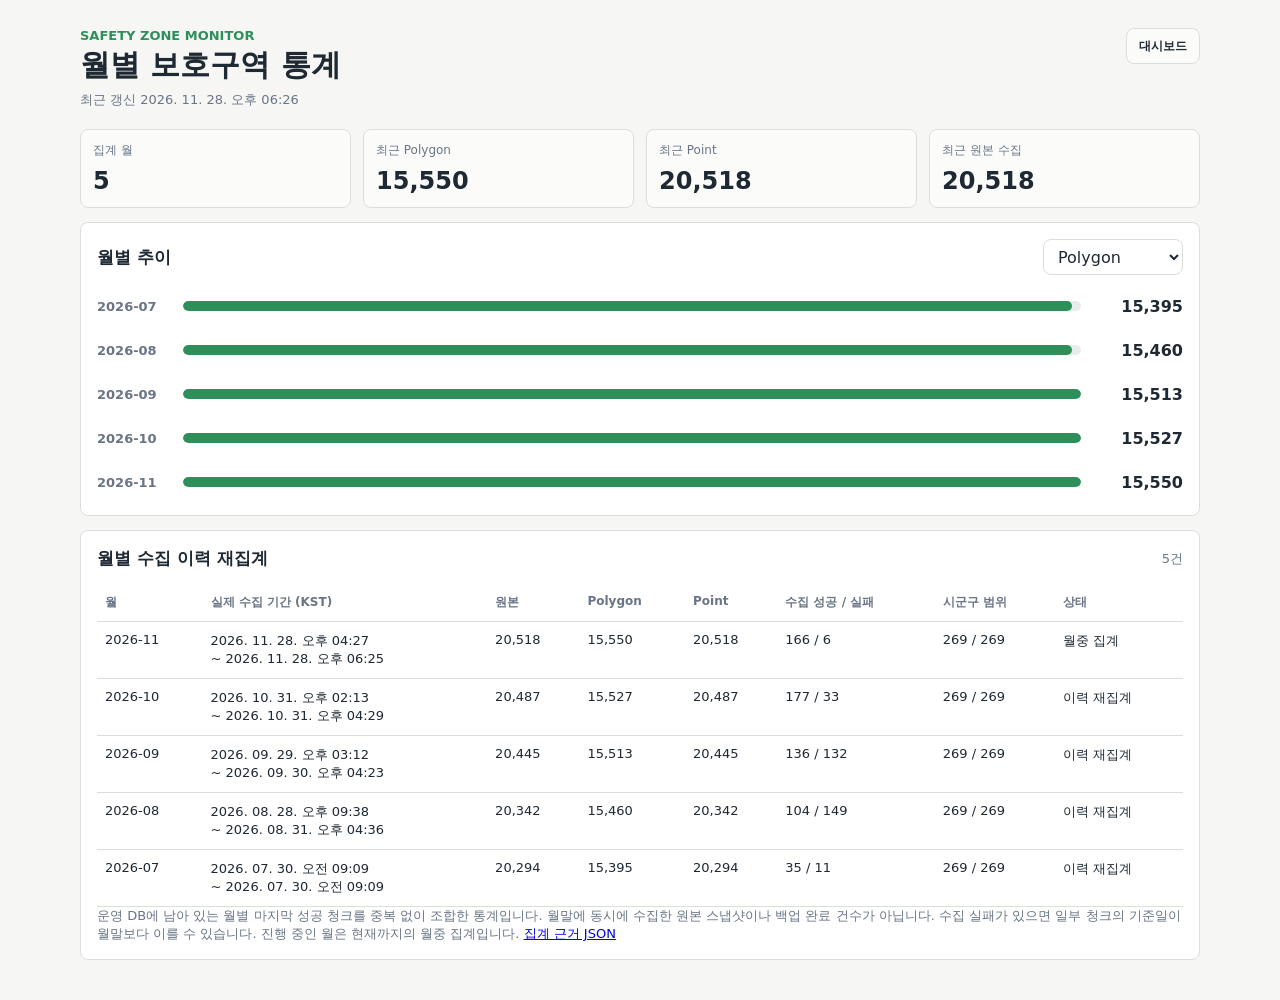
<file: dashboard/monthly.html>
<!doctype html>
<html lang="ko">
  <head>
    <meta charset="utf-8" />
    <meta name="viewport" content="width=device-width, initial-scale=1" />
    <title>Safety Zone Monthly Stats</title>
    <link rel="stylesheet" href="styles.css?v=20261017-monthly" />
  </head>
  <body class="monthly-page">
    <main class="monthly-shell">
      <header class="monthly-header">
        <div>
          <p class="eyebrow">Safety Zone Monitor</p>
          <h1>월별 보호구역 통계</h1>
          <p id="monthly-updated" class="muted">월별 통계를 불러오는 중</p>
        </div>
        <a class="dashboard-link" href="./">대시보드</a>
      </header>

      <section class="monthly-metrics" aria-label="월별 통계 요약">
        <article class="metric">
          <span class="metric-label">집계 월</span>
          <strong id="archive-month-count">0</strong>
        </article>
        <article class="metric">
          <span class="metric-label">최근 Polygon</span>
          <strong id="latest-polygon-count">0</strong>
        </article>
        <article class="metric">
          <span class="metric-label">최근 Point</span>
          <strong id="latest-point-count">0</strong>
        </article>
        <article class="metric">
          <span class="metric-label">최근 원본 수집</span>
          <strong id="latest-fetched-count">0</strong>
        </article>
      </section>

      <section class="monthly-card" aria-label="월별 추이">
        <div class="monthly-card-header">
          <h2>월별 추이</h2>
          <select id="monthly-metric">
            <option value="polygon_count">Polygon</option>
            <option value="facility_point_count">Point</option>
            <option value="fetched_count">원본 수집</option>
          </select>
        </div>
        <div id="monthly-chart" class="monthly-chart"></div>
      </section>

      <section class="monthly-card" aria-label="월별 상세">
        <div class="monthly-card-header">
          <h2>월별 수집 이력 재집계</h2>
          <span id="monthly-row-count" class="muted">0건</span>
        </div>
        <div class="monthly-table-wrap">
          <table class="monthly-table">
            <thead>
              <tr>
                <th>월</th>
                <th>실제 수집 기간 (KST)</th>
                <th>원본</th>
                <th>Polygon</th>
                <th>Point</th>
                <th>수집 성공 / 실패</th>
                <th>시군구 범위</th>
                <th>상태</th>
              </tr>
            </thead>
            <tbody id="monthly-table-body"></tbody>
          </table>
        </div>
        <p class="muted">
          운영 DB에 남아 있는 월별 마지막 성공 청크를 중복 없이 조합한 통계입니다.
          월말에 동시에 수집한 원본 스냅샷이나 백업 완료 건수가 아닙니다.
          수집 실패가 있으면 일부 청크의 기준일이 월말보다 이를 수 있습니다.
          진행 중인 월은 현재까지의 월중 집계입니다.
          <a href="data/monthly_statistics.json">집계 근거 JSON</a>
        </p>
        <p id="monthly-empty" class="monthly-empty" hidden>
          아직 공개된 월별 수집 통계가 없습니다.
        </p>
      </section>
    </main>
    <script src="monthly.js?v=20261017-rebuilt"></script>
  </body>
</html>
</file>
<file: dashboard/styles.css>
:root {
  --bg: #f6f7f4;
  --panel: #ffffff;
  --text: #1f2933;
  --muted: #697586;
  --line: #d9e0dc;
  --green: #2f8f5b;
  --blue: #2d6cdf;
  --amber: #c77900;
  --red: #cf3f35;
  --gray: #707985;
  --zone-child: #2563eb;
  --zone-senior: #be185d;
  --zone-disabled: #0891b2;
}

/* Local Leaflet essentials. This keeps the map correct even if CDN CSS is blocked. */
.leaflet-container {
  overflow: hidden;
  background: #ddd;
  outline-offset: 1px;
  touch-action: none;
}

.leaflet-pane,
.leaflet-tile,
.leaflet-marker-icon,
.leaflet-marker-shadow,
.leaflet-tile-container,
.leaflet-pane > svg,
.leaflet-pane > canvas,
.leaflet-zoom-box,
.leaflet-image-layer,
.leaflet-layer {
  position: absolute;
  left: 0;
  top: 0;
}

.leaflet-container img,
.leaflet-container svg {
  max-width: none;
  max-height: none;
}

.leaflet-tile {
  visibility: hidden;
  user-select: none;
}

.leaflet-tile-loaded {
  visibility: inherit;
}

.leaflet-map-pane {
  z-index: auto;
}

.leaflet-tile-pane {
  z-index: 200;
}

.leaflet-overlay-pane {
  z-index: 400;
}

.leaflet-shadow-pane {
  z-index: 500;
}

.leaflet-marker-pane {
  z-index: 600;
}

.leaflet-tooltip-pane {
  z-index: 650;
}

.leaflet-popup-pane {
  z-index: 700;
}

.leaflet-control {
  position: relative;
  z-index: 800;
  pointer-events: auto;
}

.leaflet-top,
.leaflet-bottom {
  position: absolute;
  z-index: 1000;
  pointer-events: none;
}

.leaflet-top {
  top: 0;
}

.leaflet-right {
  right: 0;
}

.leaflet-bottom {
  bottom: 0;
}

.leaflet-left {
  left: 0;
}

.leaflet-control-zoom {
  margin: 10px;
  border: 1px solid rgba(0, 0, 0, 0.18);
  border-radius: 4px;
  background: #fff;
  box-shadow: 0 1px 6px rgba(0, 0, 0, 0.18);
}

.leaflet-control-zoom a {
  display: block;
  width: 28px;
  height: 28px;
  color: #222;
  font: bold 18px/28px Arial, Helvetica, sans-serif;
  text-align: center;
  text-decoration: none;
}

.leaflet-control-zoom a + a {
  border-top: 1px solid #d6d6d6;
}

.leaflet-interactive {
  cursor: pointer;
}

.leaflet-grab {
  cursor: grab;
}

.leaflet-dragging .leaflet-grab {
  cursor: move;
}

.leaflet-popup {
  position: absolute;
  margin-bottom: 20px;
  text-align: center;
}

.leaflet-popup-content-wrapper {
  padding: 1px;
  border-radius: 8px;
  background: #fff;
  box-shadow: 0 3px 14px rgba(0, 0, 0, 0.25);
}

.leaflet-popup-content {
  min-width: 180px;
  margin: 12px 14px;
  line-height: 1.45;
  text-align: left;
}

.leaflet-popup-tip-container {
  position: absolute;
  left: 50%;
  width: 40px;
  height: 20px;
  margin-left: -20px;
  overflow: hidden;
  pointer-events: none;
}

.leaflet-popup-tip {
  width: 17px;
  height: 17px;
  margin: -10px auto 0;
  transform: rotate(45deg);
  background: #fff;
  box-shadow: 0 3px 14px rgba(0, 0, 0, 0.25);
}

.leaflet-popup-close-button {
  position: absolute;
  top: 0;
  right: 0;
  width: 24px;
  height: 24px;
  color: #666;
  text-align: center;
  text-decoration: none;
  font: 16px/24px Arial, Helvetica, sans-serif;
}

* {
  box-sizing: border-box;
}

body {
  margin: 0;
  background: var(--bg);
  color: var(--text);
  font-family:
    "Segoe UI",
    "Noto Sans KR",
    system-ui,
    sans-serif;
}

.app-shell {
  display: grid;
  grid-template-columns: minmax(360px, 440px) minmax(0, 1fr);
  grid-template-rows: minmax(0, 1fr);
  height: 100vh;
  height: 100dvh;
  overflow: hidden;
}

.side-panel {
  display: flex;
  flex-direction: column;
  gap: 16px;
  min-width: 0;
  min-height: 0;
  padding: 20px;
  overflow: hidden;
  border-right: 1px solid var(--line);
  background: var(--panel);
}

.panel-header h1 {
  margin: 4px 0 6px;
  font-size: 26px;
  line-height: 1.25;
}

.header-title-row {
  display: flex;
  align-items: flex-start;
  justify-content: space-between;
  gap: 12px;
}

.language-toggle {
  display: inline-flex;
  flex: 0 0 auto;
  gap: 2px;
  padding: 3px;
  border: 1px solid var(--line);
  border-radius: 8px;
  background: #fbfcfa;
}

.language-toggle button {
  min-width: 34px;
  min-height: 28px;
  border: 0;
  border-radius: 6px;
  color: var(--muted);
  background: transparent;
  font: inherit;
  font-size: 12px;
  font-weight: 700;
  cursor: pointer;
}

.language-toggle button.active {
  color: #fff;
  background: var(--text);
}

.monthly-nav-link,
.dashboard-link {
  display: inline-flex;
  align-items: center;
  justify-content: center;
  min-height: 36px;
  padding: 0 12px;
  border: 1px solid var(--line);
  border-radius: 8px;
  color: var(--text);
  background: #fbfcfa;
  font-size: 12px;
  font-weight: 700;
  text-decoration: none;
  white-space: nowrap;
}

.eyebrow,
.muted {
  margin: 0;
  color: var(--muted);
  font-size: 13px;
}

.monthly-page {
  min-height: 100vh;
  min-height: 100dvh;
  overflow: auto;
}

.monthly-shell {
  width: min(1120px, calc(100% - 32px));
  margin: 0 auto;
  padding: 28px 0 40px;
}

.monthly-header {
  display: flex;
  align-items: flex-start;
  justify-content: space-between;
  gap: 16px;
  margin-bottom: 20px;
}

.monthly-header h1 {
  margin: 4px 0 8px;
  font-size: 30px;
  line-height: 1.2;
}

.monthly-metrics {
  display: grid;
  grid-template-columns: repeat(4, minmax(0, 1fr));
  gap: 12px;
  margin-bottom: 14px;
}

.monthly-card {
  margin-top: 14px;
  padding: 16px;
  border: 1px solid var(--line);
  border-radius: 8px;
  background: var(--panel);
}

.monthly-card-header {
  display: flex;
  align-items: center;
  justify-content: space-between;
  gap: 12px;
  margin-bottom: 14px;
}

.monthly-card-header h2 {
  flex-shrink: 0;
}

.monthly-card-header select {
  width: auto;
  min-width: 140px;
  max-width: 60%;
}

.monthly-card h2 {
  margin: 0;
  font-size: 17px;
}

.monthly-card select {
  min-height: 36px;
  padding: 0 10px;
  border: 1px solid var(--line);
  border-radius: 8px;
  color: var(--text);
  background: #fff;
  font: inherit;
}

.monthly-chart {
  display: grid;
  gap: 10px;
}

.monthly-chart-row {
  display: grid;
  grid-template-columns: 76px minmax(120px, 1fr) 92px;
  align-items: center;
  gap: 10px;
  min-height: 34px;
}

.monthly-chart-month {
  color: var(--muted);
  font-size: 13px;
  font-weight: 700;
}

.monthly-chart-track {
  position: relative;
  height: 10px;
  overflow: hidden;
  border-radius: 999px;
  background: #e7ede9;
}

.monthly-chart-bar {
  position: absolute;
  inset: 0 auto 0 0;
  border-radius: inherit;
  background: var(--green);
}

.monthly-chart-row strong {
  text-align: right;
}

.monthly-table-wrap {
  overflow-x: auto;
}

.monthly-table {
  width: 100%;
  border-collapse: collapse;
  font-size: 13px;
}

.monthly-table th,
.monthly-table td {
  padding: 10px 8px;
  border-bottom: 1px solid var(--line);
  text-align: left;
  vertical-align: top;
}

.monthly-table th {
  color: var(--muted);
  font-size: 12px;
  font-weight: 700;
}

.monthly-table code {
  word-break: break-all;
}

.monthly-empty {
  margin: 10px 0 0;
  color: var(--muted);
}

.eyebrow {
  color: var(--green);
  font-weight: 700;
  text-transform: uppercase;
}

.metrics {
  display: grid;
  grid-template-columns: repeat(3, minmax(0, 1fr));
  gap: 8px;
}

.metric {
  min-height: 78px;
  padding: 12px;
  border: 1px solid var(--line);
  border-radius: 8px;
  background: #fbfcfa;
}

.metric-label {
  display: block;
  color: var(--muted);
  font-size: 12px;
}

.metric strong {
  display: block;
  margin-top: 8px;
  font-size: 24px;
}

.layer-drawer {
  border: 1px solid var(--line);
  border-radius: 8px;
  background: #fbfcfa;
}

.layer-drawer summary {
  display: flex;
  align-items: center;
  justify-content: space-between;
  gap: 10px;
  min-height: 38px;
  padding: 8px 11px;
  color: var(--text);
  font-size: 13px;
  font-weight: 700;
  cursor: pointer;
}

.layer-drawer summary small {
  color: var(--muted);
  font-size: 11px;
  font-weight: 600;
}

.toolbar {
  display: grid;
  gap: 10px;
  padding: 0 10px 10px;
}

.layer-group {
  display: grid;
  gap: 6px;
}

.layer-group strong {
  color: var(--muted);
  font-size: 12px;
}

.layer-options {
  display: flex;
  flex-wrap: wrap;
  gap: 6px;
}

.toolbar label {
  display: flex;
  align-items: center;
  gap: 8px;
  min-height: 30px;
  padding: 5px 8px;
  border: 1px solid var(--line);
  border-radius: 999px;
  font-size: 12px;
  background: #fff;
}

input,
select {
  width: 100%;
  min-height: 38px;
  padding: 8px 10px;
  border: 1px solid var(--line);
  border-radius: 8px;
  color: var(--text);
  background: #fff;
  font: inherit;
}

input[type="checkbox"] {
  width: 18px;
  height: 18px;
  min-height: 0;
  accent-color: var(--blue);
}

.activity-shell {
  display: grid;
  grid-template-rows: auto auto minmax(0, 1fr);
  min-height: 0;
  flex: 1 1 auto;
  gap: 10px;
}

.activity-tabs {
  display: grid;
  grid-template-columns: repeat(2, minmax(0, 1fr));
  gap: 8px;
}

.activity-tab {
  display: flex;
  align-items: center;
  justify-content: space-between;
  gap: 8px;
  min-height: 42px;
  padding: 9px 11px;
  border: 1px solid var(--line);
  border-radius: 8px;
  color: var(--muted);
  background: #fbfcfa;
  font: inherit;
  font-weight: 700;
  cursor: pointer;
}

.activity-tab span {
  flex: 0 0 auto;
  color: var(--muted);
  font-size: 12px;
  font-weight: 500;
}

.activity-tab .tab-label {
  min-width: 0;
  flex: 1 1 auto;
  color: inherit;
  font-size: 14px;
  font-weight: 700;
  text-align: left;
}

.activity-tab.active {
  border-color: #9fb8aa;
  color: var(--text);
  background: #ffffff;
  box-shadow: inset 0 -3px 0 var(--green);
}

.activity-panel {
  display: grid;
  grid-template-rows: auto minmax(0, 1fr);
  min-height: 0;
  gap: 10px;
}

.activity-panel[hidden] {
  display: none;
}

.filters {
  display: grid;
  gap: 8px;
}

.download-actions {
  display: grid;
  grid-template-columns: 1fr 1fr;
  gap: 6px;
}

.download-actions button {
  min-height: 34px;
  border: 1px solid #c8d7cd;
  border-radius: 8px;
  color: var(--text);
  background: #f7fbf8;
  font: inherit;
  font-size: 12px;
  font-weight: 700;
  cursor: pointer;
}

.download-actions button:hover,
.download-actions button:focus-visible {
  border-color: var(--green);
  background: #eef7f1;
}

.region-summary {
  display: flex;
  flex-wrap: wrap;
  gap: 6px;
  max-height: 54px;
  overflow: auto;
  color: var(--muted);
  font-size: 12px;
  line-height: 1.35;
}

.selection-history {
  display: grid;
  gap: 8px;
  max-height: 150px;
  padding: 10px;
  overflow: auto;
  border: 1px solid #c8d7cd;
  border-radius: 8px;
  background: #f7fbf8;
}

.selection-history[hidden] {
  display: none;
}

.selection-history strong {
  display: block;
  font-size: 13px;
}

.selection-history p {
  margin: 3px 0 0;
  color: var(--muted);
  font-size: 12px;
}

.selection-history ol {
  display: grid;
  gap: 4px;
  margin: 0;
  padding-left: 18px;
  color: var(--muted);
  font-size: 12px;
  line-height: 1.35;
}

.region-chip {
  display: inline-flex;
  align-items: center;
  min-height: 24px;
  padding: 3px 7px;
  border: 1px solid var(--line);
  border-radius: 999px;
  background: #fbfcfa;
}

.region-chip-button {
  color: var(--muted);
  font: inherit;
  cursor: pointer;
}

.region-chip-button:hover,
.region-chip-button:focus-visible,
.region-chip-button.selected {
  border-color: var(--green);
  color: var(--text);
  background: #f2fbf5;
}

.exclusion-note {
  align-items: flex-start;
  border-color: #f2c572;
  border-radius: 6px;
  background: #fff8eb;
  color: #6b4f12;
  white-space: normal;
}

.review-guide {
  margin: 0;
  padding: 9px 10px;
  border-left: 3px solid #d97706;
  border-radius: 6px;
  color: #475569;
  background: #fff8eb;
  font-size: 12px;
  line-height: 1.45;
}

.list-section {
  min-height: 0;
}

.section-title {
  display: flex;
  align-items: center;
  justify-content: space-between;
  gap: 12px;
  margin-bottom: 8px;
}

.section-title h2 {
  margin: 0;
  font-size: 16px;
}

.section-title span {
  color: var(--muted);
  font-size: 13px;
}

.event-list,
.current-list,
.ngii-list,
.run-list {
  display: grid;
  align-content: start;
  gap: 8px;
  margin: 0;
  padding: 0;
  list-style: none;
  overflow: auto;
  min-height: 0;
}

.event-item,
.current-item,
.ngii-item,
.run-item {
  padding: 12px;
  border: 1px solid var(--line);
  border-radius: 8px;
  background: #fff;
  cursor: pointer;
}

.event-item:hover,
.current-item:hover,
.run-item:hover {
  border-color: #9fb8aa;
}

.event-item.selected,
.current-item.selected {
  border-color: var(--green);
  box-shadow: inset 3px 0 0 var(--green);
}

.event-topline,
.run-topline {
  display: flex;
  align-items: center;
  justify-content: space-between;
  gap: 8px;
}

.event-title,
.run-title {
  min-width: 0;
  overflow: hidden;
  font-weight: 700;
  text-overflow: ellipsis;
  white-space: nowrap;
}

.name-original {
  color: var(--muted);
  font-size: 12px;
}

.badge {
  flex: 0 0 auto;
  padding: 3px 7px;
  border-radius: 999px;
  color: #fff;
  font-size: 11px;
  font-weight: 700;
}

.badge.NEW {
  background: var(--green);
}

.badge.DELETED {
  background: var(--red);
}

.badge.MISSING {
  background: var(--gray);
}

.badge.current-badge {
  background: var(--text);
}

.badge.ATTRIBUTE_CHANGED,
.badge.GEOMETRY_CHANGED,
.badge.GEOMETRY_ATTRIBUTE_CHANGED,
.badge.POINT_CHANGED,
.badge.POINT_ATTRIBUTE_CHANGED {
  background: var(--amber);
}

.event-meta,
.run-meta {
  margin-top: 6px;
  color: var(--muted);
  font-size: 12px;
  line-height: 1.45;
}

.run-error {
  display: inline-block;
  margin: 4px 0 2px;
  color: var(--red);
  font-weight: 700;
}

.timeline-summary {
  color: var(--text);
  font-weight: 700;
}

.zone-type {
  display: inline-flex;
  align-items: center;
  gap: 5px;
  color: var(--text);
  font-weight: 700;
}

.zone-type::before {
  content: "";
  width: 8px;
  height: 8px;
  border-radius: 50%;
  background: var(--zone-type-color, var(--gray));
}

.changed-fields {
  display: inline-block;
  margin-top: 3px;
  color: var(--text);
  font-weight: 700;
}

.changed-field-details {
  margin: 8px 0;
  padding: 8px;
  border: 1px solid var(--line);
  border-radius: 6px;
  background: #f8faf9;
  font-size: 12px;
}

.changed-field-details > strong {
  display: block;
  margin-bottom: 5px;
}

.changed-field-details ol {
  display: grid;
  gap: 6px;
  margin: 0;
  padding-left: 18px;
}

.changed-field-details li {
  color: var(--text);
}

.changed-field-details li strong,
.changed-field-details li span {
  display: block;
}

.changed-field-details li span {
  color: var(--muted);
  overflow-wrap: anywhere;
}

.changed-field-more {
  color: var(--muted);
  font-weight: 700;
}

.popup-timeline {
  margin: 8px 0;
  padding: 8px 0 0;
  border-top: 1px solid var(--line);
  font-size: 12px;
}

.popup-timeline strong {
  display: block;
  margin-bottom: 4px;
}

.popup-timeline ol {
  display: grid;
  gap: 2px;
  margin: 0;
  padding-left: 18px;
  color: var(--muted);
}

.map-panel {
  position: relative;
  min-width: 0;
  min-height: 0;
  overflow: hidden;
}

#map {
  width: 100%;
  height: 100%;
  min-height: 0;
}

#kakao-map {
  width: 100%;
  height: 100%;
  min-height: 0;
}

#map[hidden],
#kakao-map[hidden] {
  display: none;
}

.map-mode-control {
  position: absolute;
  top: 16px;
  right: 16px;
  z-index: 620;
  display: inline-flex;
  gap: 4px;
  padding: 4px;
  border: 1px solid var(--line);
  border-radius: 8px;
  background: rgba(255, 255, 255, 0.95);
  box-shadow: 0 8px 30px rgba(31, 41, 51, 0.14);
}

.panel-toggle {
  display: none;
}

.map-mode-button,
.popup-roadview-button,
#roadview-close {
  border: 1px solid transparent;
  border-radius: 6px;
  color: var(--text);
  background: #fff;
  font: inherit;
  cursor: pointer;
}

.map-mode-button {
  min-height: 30px;
  padding: 5px 9px;
  font-size: 12px;
  font-weight: 700;
}

.map-mode-button.active {
  color: #fff;
  background: var(--text);
}

.popup-roadview-button {
  margin-top: 8px;
  padding: 6px 9px;
  border-color: var(--line);
  font-size: 12px;
  font-weight: 700;
}

.kakao-point-marker {
  display: block;
  width: 12px;
  height: 12px;
  padding: 0;
  border: 2px solid #fff;
  border-radius: 999px;
  background: var(--marker-color, var(--blue));
  box-shadow: 0 1px 5px rgba(31, 41, 51, 0.3);
  cursor: pointer;
}

.kakao-point-marker.has-change {
  width: 16px;
  height: 16px;
}

.kakao-point-marker:focus-visible {
  outline: 2px solid var(--text);
  outline-offset: 2px;
}

.kakao-info {
  min-width: 220px;
  max-width: 300px;
  padding: 10px 12px;
  color: var(--text);
  font-size: 13px;
  line-height: 1.45;
}

.roadview-panel {
  position: absolute;
  right: 16px;
  bottom: 16px;
  z-index: 640;
  width: min(420px, calc(100% - 32px));
  overflow: hidden;
  border: 1px solid var(--line);
  border-radius: 8px;
  background: #fff;
  box-shadow: 0 12px 36px rgba(31, 41, 51, 0.2);
}

.roadview-panel.resizing {
  user-select: none;
}

.roadview-header {
  display: flex;
  align-items: center;
  justify-content: space-between;
  gap: 12px;
  padding: 10px 12px;
  border-bottom: 1px solid var(--line);
  cursor: grab;
  user-select: none;
}

.roadview-panel.dragging .roadview-header {
  cursor: grabbing;
}

#roadview-close {
  width: 28px;
  height: 28px;
  font-size: 18px;
  line-height: 1;
}

.roadview-status {
  margin: 0;
  padding: 8px 12px;
  color: var(--muted);
  font-size: 12px;
}

#roadview {
  width: 100%;
  height: 280px;
  background: #eef2f1;
}

.roadview-resize {
  position: absolute;
  right: 0;
  bottom: 0;
  width: 24px;
  height: 24px;
  padding: 0;
  border: 0;
  background:
    linear-gradient(135deg, transparent 45%, rgba(31, 41, 51, 0.35) 46%, rgba(31, 41, 51, 0.35) 52%, transparent 53%),
    linear-gradient(135deg, transparent 62%, rgba(31, 41, 51, 0.35) 63%, rgba(31, 41, 51, 0.35) 69%, transparent 70%);
  cursor: nwse-resize;
}

.roadview-resize:focus-visible {
  outline: 2px solid var(--text);
  outline-offset: -4px;
}

.legend {
  position: absolute;
  right: 16px;
  top: 64px;
  z-index: 500;
  display: grid;
  grid-template-columns: repeat(2, max-content);
  gap: 8px 12px;
  padding: 12px;
  border: 1px solid var(--line);
  border-radius: 8px;
  background: rgba(255, 255, 255, 0.94);
  box-shadow: 0 8px 30px rgba(31, 41, 51, 0.14);
  font-size: 12px;
  max-width: calc(100% - 32px);
}

.legend span {
  display: inline-flex;
  align-items: center;
  gap: 6px;
}

.swatch {
  width: 12px;
  height: 12px;
  border-radius: 50%;
}

.zone-child {
  background: var(--zone-child);
}

.zone-senior {
  background: var(--zone-senior);
}

.zone-disabled {
  background: var(--zone-disabled);
}

.zone-other {
  background: var(--gray);
}

.change-new {
  background: var(--green);
}

.change-updated {
  background: var(--amber);
}

.change-deleted {
  background: var(--red);
}

.change-missing {
  background: var(--gray);
}

.ngii-badge {
  color: #fff;
  background: var(--ngii-bucket-color, #64748b);
}

.ngii-link-line {
  color: #2563eb;
  font-weight: 700;
}

.ngii-auto {
  background: #16a34a;
}

.ngii-match {
  background: #2563eb;
}

.ngii-review {
  background: #d97706;
}

.ngii-none {
  background: #475569;
}

@media (max-width: 900px) {
  .app-shell {
    display: block;
    height: 100vh;
    height: 100dvh;
    overflow: hidden;
  }

  .side-panel {
    position: absolute;
    left: 0;
    right: 0;
    bottom: 0;
    z-index: 900;
    gap: 10px;
    max-height: min(52vh, 520px);
    padding: 14px 16px calc(14px + env(safe-area-inset-bottom));
    overflow: auto;
    border-top: 1px solid var(--line);
    border-right: 0;
    border-radius: 14px 14px 0 0;
    box-shadow: 0 -12px 36px rgba(31, 41, 51, 0.2);
    transition: transform 180ms ease;
  }

  body.panel-collapsed .side-panel {
    transform: translateY(calc(100% - 52px));
  }

  .panel-toggle {
    position: absolute;
    left: 12px;
    bottom: calc(52vh + 12px);
    z-index: 930;
    display: inline-flex;
    align-items: center;
    justify-content: center;
    min-height: 34px;
    padding: 7px 10px;
    border: 1px solid var(--line);
    border-radius: 8px;
    color: var(--text);
    background: rgba(255, 255, 255, 0.95);
    box-shadow: 0 8px 24px rgba(31, 41, 51, 0.16);
    font: inherit;
    font-size: 12px;
    font-weight: 700;
    cursor: pointer;
  }

  body.panel-collapsed .panel-toggle {
    bottom: calc(12px + env(safe-area-inset-bottom));
  }

  .map-panel {
    height: 100%;
  }

  .panel-header h1 {
    margin-bottom: 4px;
    font-size: 22px;
  }

  .metrics {
    grid-template-columns: repeat(3, minmax(0, 1fr));
    gap: 6px;
  }

  .metric {
    min-height: 64px;
    padding: 8px;
  }

  .metric strong {
    font-size: 21px;
  }

  .toolbar label {
    min-height: 30px;
  }

  .activity-tab {
    min-height: 36px;
  }

  .activity-shell {
    overflow: visible;
  }

  .activity-panel {
    min-height: 260px;
  }

  .event-list,
  .current-list,
  .ngii-list,
  .run-list {
    max-height: 34vh;
  }

  .legend {
    top: calc(50px + env(safe-area-inset-top));
    right: auto;
    left: 12px;
    display: flex;
    max-width: calc(100% - 24px);
    gap: 6px;
    padding: 7px;
    overflow-x: auto;
    white-space: nowrap;
    scrollbar-width: none;
  }

  .legend::-webkit-scrollbar {
    display: none;
  }

  .map-mode-control {
    top: calc(12px + env(safe-area-inset-top));
    left: 12px;
    right: auto;
    gap: 2px;
    padding: 3px;
  }

  .roadview-panel {
    left: 12px;
    right: 12px;
    bottom: calc(50vh + 10px);
    width: auto;
  }

  #roadview {
    height: 220px;
  }

  .leaflet-control-zoom {
    margin-top: calc(10px + env(safe-area-inset-top));
  }
}

@media (max-width: 520px) {
  .monthly-shell {
    width: min(100% - 24px, 1120px);
    padding-top: 18px;
  }

  .monthly-header {
    align-items: stretch;
    flex-direction: column;
  }

  .monthly-header h1 {
    font-size: 24px;
  }

  .monthly-metrics {
    grid-template-columns: repeat(2, minmax(0, 1fr));
  }

  .monthly-chart-row {
    grid-template-columns: 68px minmax(90px, 1fr) 72px;
    gap: 8px;
    font-size: 12px;
  }

  .monthly-card {
    padding: 12px;
  }

  .monthly-card-header {
    align-items: stretch;
    flex-direction: column;
  }

  .side-panel {
    max-height: 48vh;
    padding: 12px 12px calc(12px + env(safe-area-inset-bottom));
  }

  .panel-toggle {
    bottom: calc(48vh + 10px);
    min-height: 32px;
    padding: 6px 9px;
    font-size: 11px;
  }

  .panel-header h1 {
    font-size: 21px;
  }

  .eyebrow,
  .muted {
    font-size: 12px;
  }

  .metrics {
    gap: 8px;
  }

  .metric {
    min-height: 58px;
    padding: 8px;
  }

  .metric strong {
    margin-top: 4px;
    font-size: 20px;
  }

  .toolbar label {
    padding: 7px;
  }

  input[type="checkbox"] {
    width: 17px;
    height: 17px;
  }

  .activity-tabs {
    gap: 6px;
  }

  .activity-tab {
    padding: 7px 8px;
  }

  .legend {
    top: calc(48px + env(safe-area-inset-top));
    max-width: calc(100vw - 24px);
    gap: 6px 10px;
    font-size: 10.5px;
  }

  .map-mode-button {
    min-height: 28px;
    padding: 4px 6px;
    font-size: 10.5px;
  }
}
</file>
